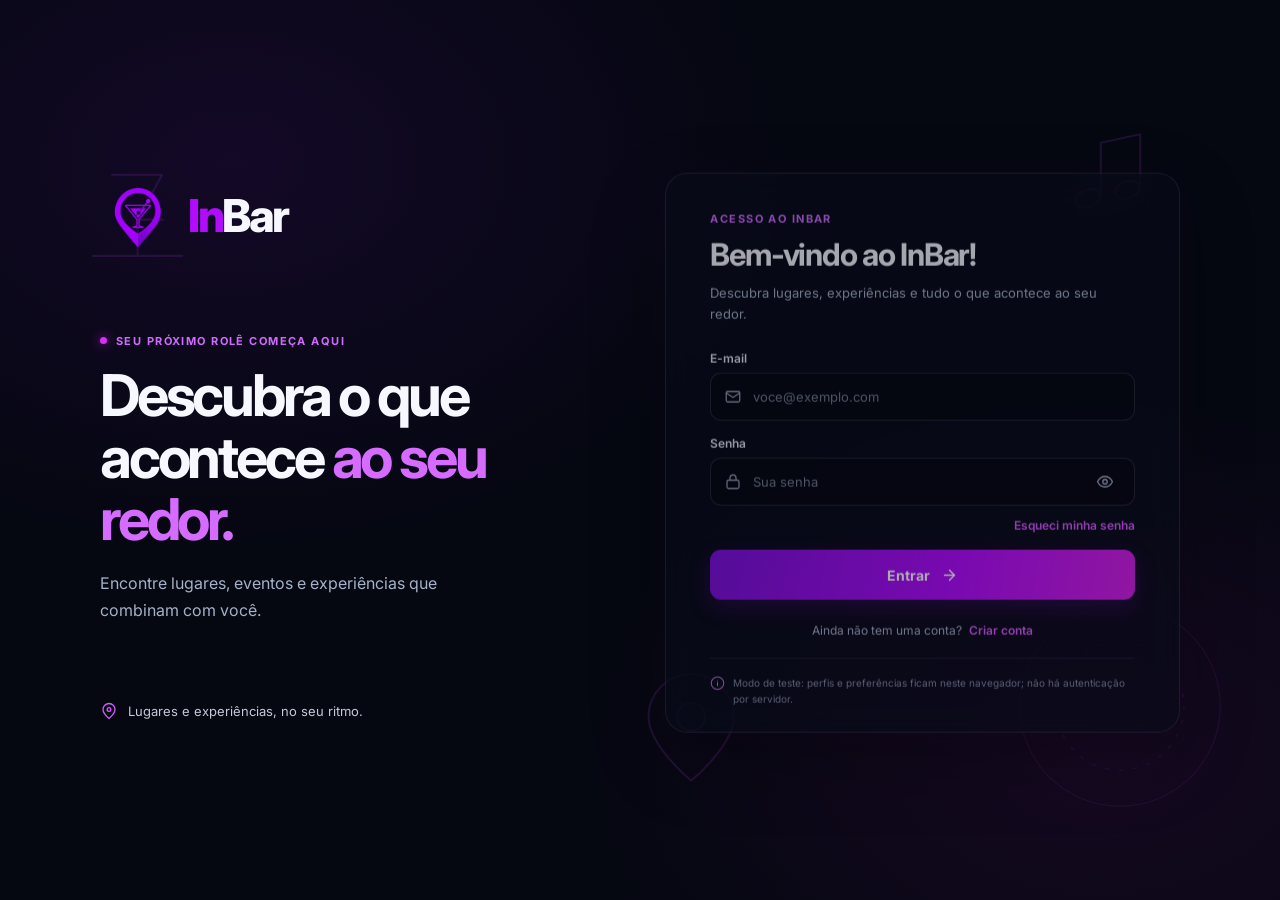
<file: index.html>
<!DOCTYPE html>
<html lang="pt-BR">
<head>
  <meta charset="UTF-8">
  <meta http-equiv="refresh" content="0; url=pages/auth/login.html">
  <meta name="viewport" content="width=device-width, initial-scale=1.0">
  <meta name="theme-color" content="#050711">
  <title>InBar | Entrar</title>
</head>
<body>
  <p>Redirecionando para o <a href="pages/auth/login.html">login do InBar</a>...</p>
</body>
</html>
</file>
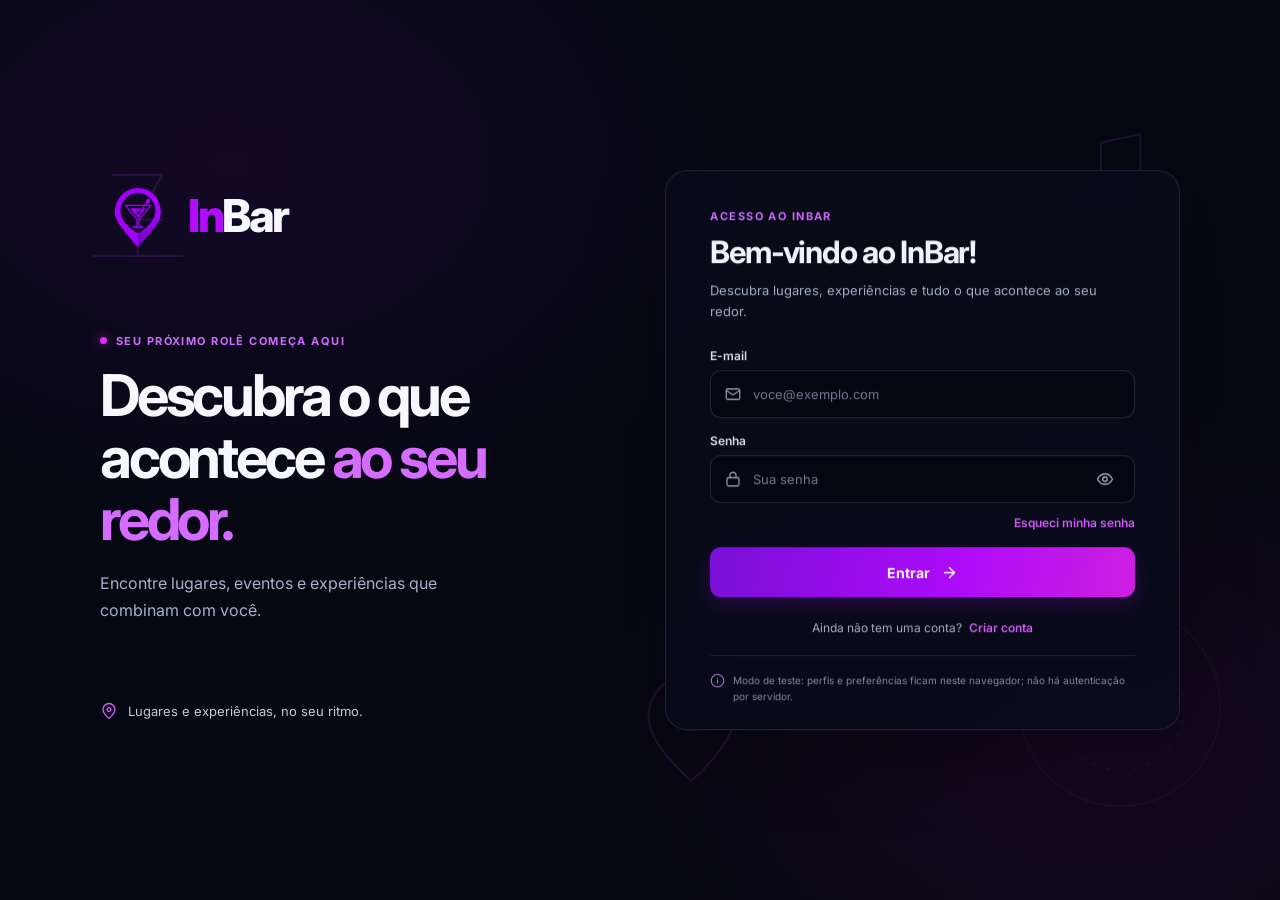
<file: login.html>
<!DOCTYPE html>
<html lang="pt-BR">
<head>
  <meta charset="UTF-8">
  <meta http-equiv="refresh" content="0; url=pages/auth/login.html">
  <meta name="viewport" content="width=device-width, initial-scale=1.0">
  <meta name="theme-color" content="#050711">
  <title>InBar | Entrar</title>
</head>
<body>
  <p>O login do InBar está em <a href="pages/auth/login.html">pages/auth/login.html</a>.</p>
</body>
</html>
</file>
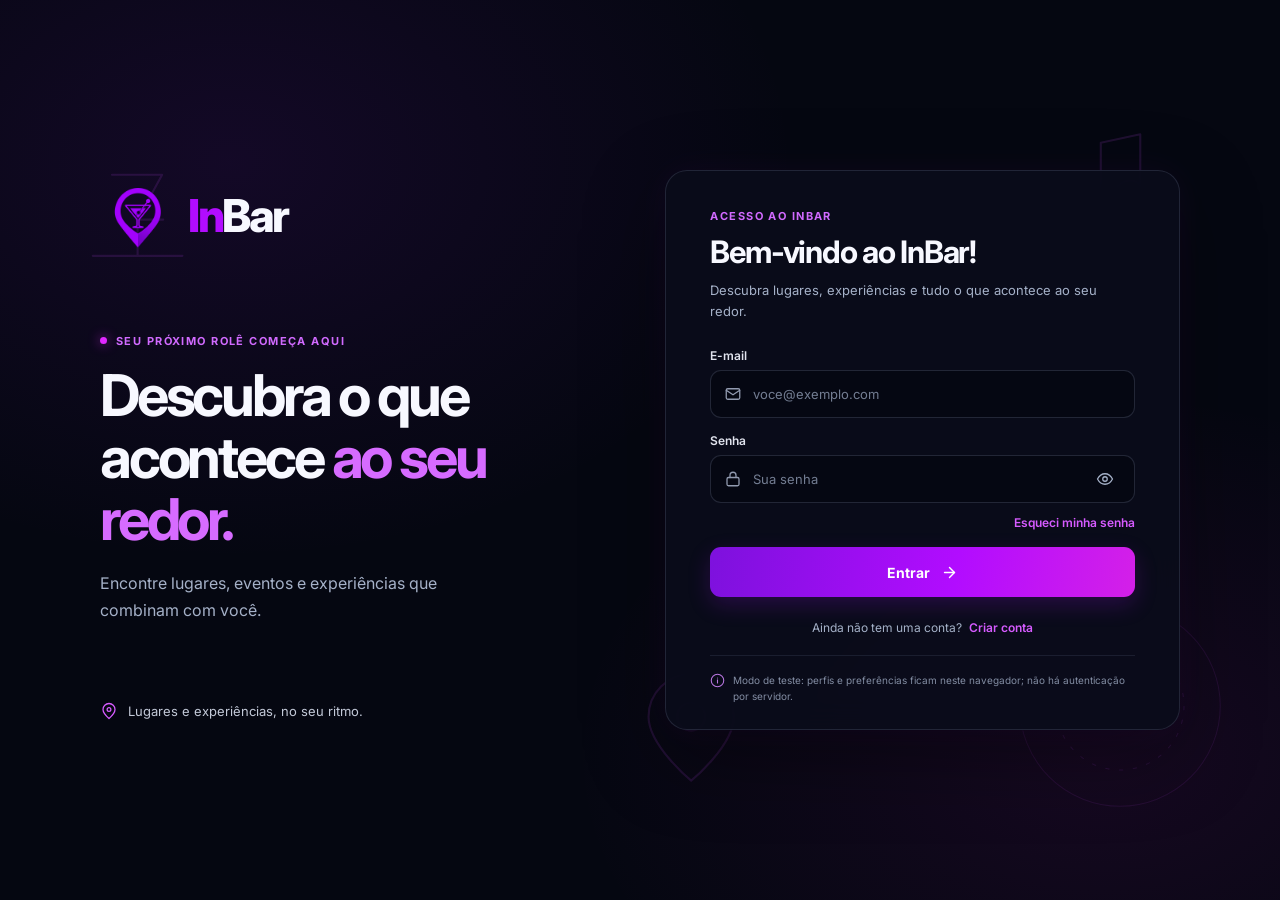
<file: Tela_home/login.html>
<!DOCTYPE html>
<html lang="pt-BR">
<head>
  <meta charset="UTF-8">
  <meta name="viewport" content="width=device-width, initial-scale=1.0">
  <meta name="theme-color" content="#050711">
  <title>InBar | Entrar</title>
</head>
<body>
  <p>O login foi reorganizado. <a href="../pages/auth/login.html">Abrir o login do InBar</a>.</p>
  <script>
    window.location.replace(`../pages/auth/login.html${window.location.search}${window.location.hash}`);
  </script>
</body>
</html>
</file>
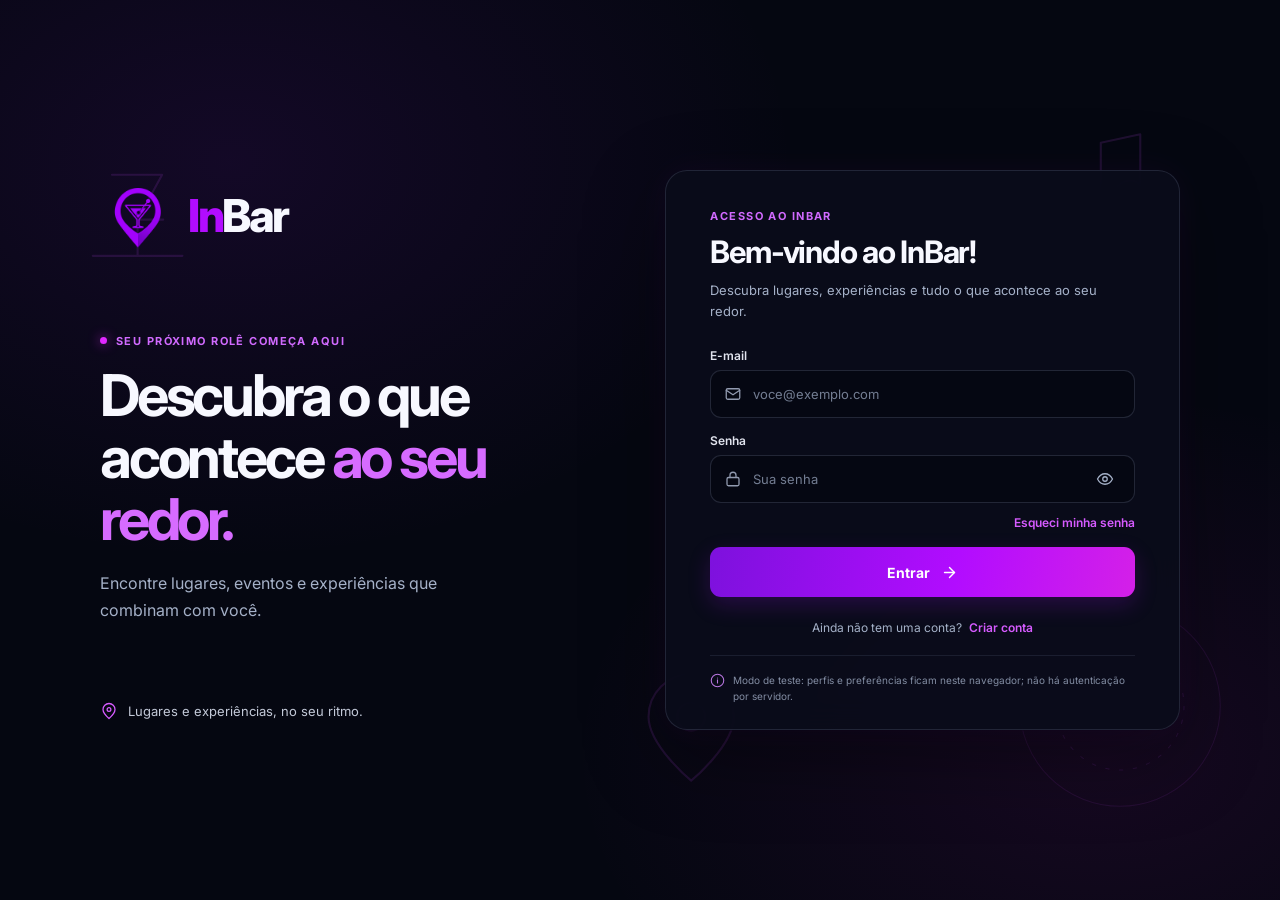
<file: Tela_home/onboarding.html>
<!DOCTYPE html>
<html lang="pt-BR">
<head>
  <meta charset="UTF-8">
  <meta name="viewport" content="width=device-width, initial-scale=1.0">
  <meta name="theme-color" content="#050711">
  <title>InBar | Seus interesses</title>
</head>
<body>
  <p>O onboarding foi reorganizado. <a href="../pages/auth/onboarding.html">Abrir suas preferências</a>.</p>
  <script>
    window.location.replace(`../pages/auth/onboarding.html${window.location.search}${window.location.hash}`);
  </script>
</body>
</html>
</file>
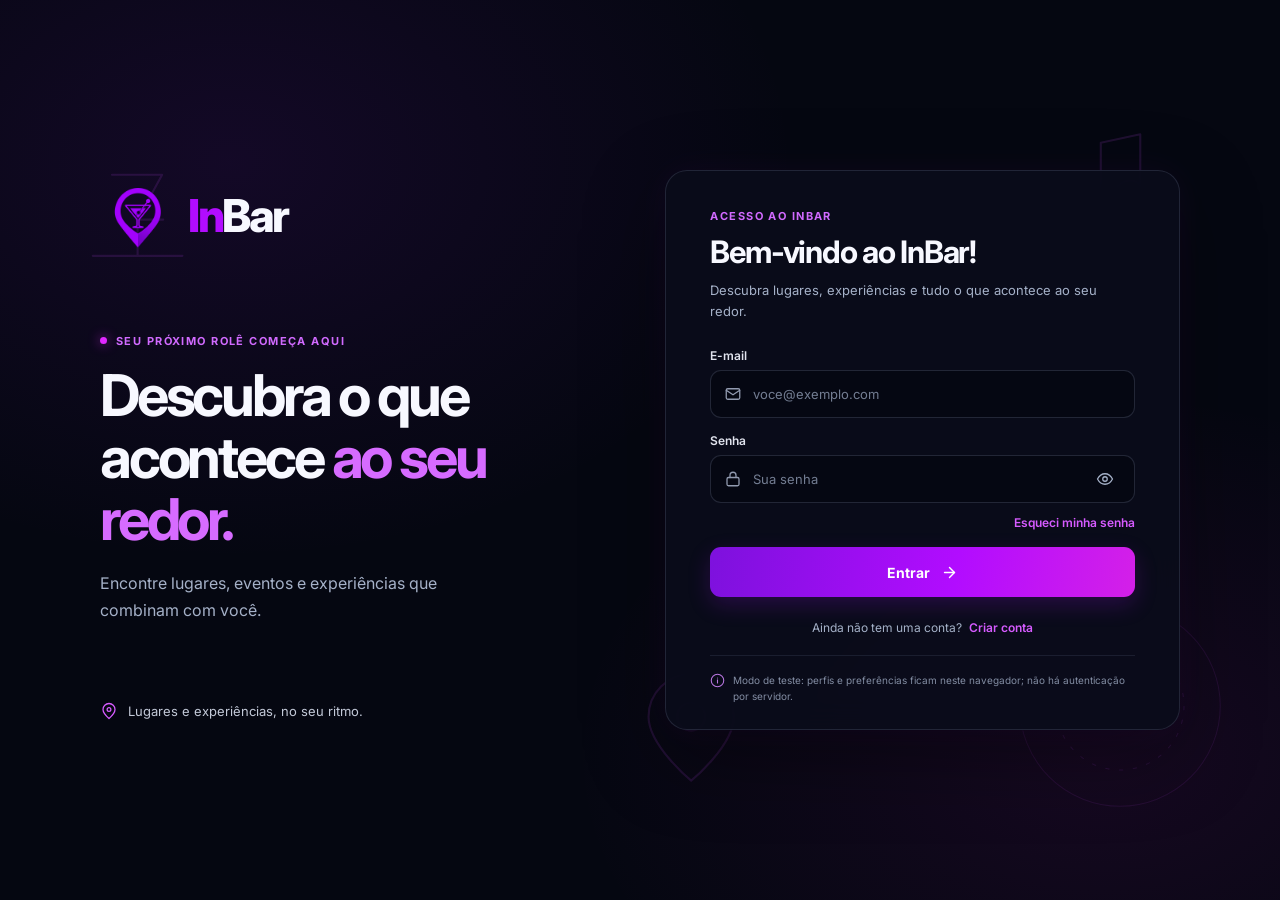
<file: pages/auth/login.html>
<!DOCTYPE html>
<html lang="pt-BR">
<head>
  <meta charset="UTF-8">
  <base href="../../">
  <meta name="viewport" content="width=device-width, initial-scale=1.0">
  <meta name="theme-color" content="#050711">
  <meta name="description" content="Entre ou crie sua conta no InBar para descobrir lugares e experiências.">
  <title>Entrar ou cadastrar | InBar</title>
  <link rel="preconnect" href="https://fonts.googleapis.com">
  <link rel="preconnect" href="https://fonts.gstatic.com" crossorigin>
  <link href="https://fonts.googleapis.com/css2?family=Inter:wght@400;500;600;700;800&display=swap" rel="stylesheet">
  <link rel="stylesheet" href="assets/css/auth/login.css">
  <script src="assets/js/auth/auth.js"></script>
  <script src="assets/js/shared/interests.js"></script>
  <script src="assets/js/auth/login.js" defer></script>
</head>
<body>
  <svg class="background-art" viewBox="0 0 1200 800" aria-hidden="true">
    <g class="art-glass" fill="none" stroke="currentColor" stroke-linecap="round" stroke-linejoin="round" stroke-width="2">
      <path d="m105 142 47 0-23 42v34m-18 0h36m-60 0h84" />
      <path d="M129 184h24" />
    </g>
    <g class="art-music" fill="none" stroke="currentColor" stroke-linecap="round" stroke-linejoin="round" stroke-width="2">
      <path d="M1032 112v50m0-50 37-8v48" />
      <ellipse cx="1020" cy="164" rx="12" ry="8" transform="rotate(-20 1020 164)" />
      <ellipse cx="1057" cy="156" rx="12" ry="8" transform="rotate(-20 1057 156)" />
    </g>
    <g class="art-pin" fill="none" stroke="currentColor" stroke-linecap="round" stroke-linejoin="round" stroke-width="2">
      <path d="M608 650c0-22 18-40 40-40s40 18 40 40c0 27-40 60-40 60s-40-33-40-60Z" />
      <circle cx="648" cy="650" r="13" />
    </g>
    <circle class="art-orbit" cx="1050" cy="640" r="94" fill="none" />
    <circle class="art-orbit art-orbit-small" cx="1050" cy="640" r="60" fill="none" />
  </svg>

  <main class="auth-layout">
    <section class="auth-intro" aria-label="Sobre o InBar">
      <div class="brand" aria-label="InBar">
        <img class="brand-icon" src="assets/images/branding/inbar-mark.png" alt="">
        <svg class="brand-wordmark" viewBox="0 0 158 72" role="img" aria-label="InBar">
          <text x="0" y="51" font-family="Inter, Arial, sans-serif" font-size="48" font-weight="800" letter-spacing="-2.7"><tspan fill="#b20cff">In</tspan><tspan fill="#f7f8ff">Bar</tspan></text>
        </svg>
      </div>

      <div class="intro-copy">
        <p class="eyebrow"><span class="eyebrow-dot"></span> SEU PRÓXIMO ROLÊ COMEÇA AQUI</p>
        <h1>Descubra o que acontece <span>ao seu redor.</span></h1>
        <p>Encontre lugares, eventos e experiências que combinam com você.</p>
      </div>

      <p class="intro-note">
        <svg viewBox="0 0 24 24" aria-hidden="true"><path d="M20 10c0 5-8 12-8 12S4 15 4 10a8 8 0 1 1 16 0Z"></path><circle cx="12" cy="10" r="2.5"></circle></svg>
        Lugares e experiências, no seu ritmo.
      </p>
    </section>

    <section class="auth-card" aria-labelledby="formTitle">
      <header class="form-header">
        <p class="eyebrow">ACESSO AO INBAR</p>
        <h2 id="formTitle">Bem-vindo ao InBar!</h2>
        <p id="formDescription">Descubra lugares, experiências e tudo o que acontece ao seu redor.</p>
      </header>

      <form id="authForm" novalidate>
        <div class="field-group" id="fullNameGroup" hidden>
          <label for="fullName">Nome completo</label>
          <div class="input-wrap">
            <svg class="field-icon" viewBox="0 0 24 24" aria-hidden="true"><circle cx="12" cy="8" r="4"></circle><path d="M5 21a7 7 0 0 1 14 0"></path></svg>
            <input id="fullName" name="fullName" type="text" autocomplete="name" placeholder="Seu nome e sobrenome" minlength="3" aria-describedby="fullNameError">
          </div>
          <small class="field-error" id="fullNameError"></small>
        </div>

        <div class="field-group" id="nicknameGroup" hidden>
          <label for="nickname">Apelido</label>
          <div class="input-wrap">
            <svg class="field-icon" viewBox="0 0 24 24" aria-hidden="true"><circle cx="12" cy="8" r="4"></circle><path d="M5 21a7 7 0 0 1 14 0"></path></svg>
            <input id="nickname" name="nickname" type="text" autocomplete="nickname" placeholder="Como quer ser chamado?" minlength="3" maxlength="24" aria-describedby="nicknameError">
          </div>
          <small class="field-error" id="nicknameError"></small>
        </div>

        <div class="field-group" id="phoneGroup" hidden>
          <label for="phone">Telefone</label>
          <div class="input-wrap">
            <svg class="field-icon" viewBox="0 0 24 24" aria-hidden="true"><path d="M22 16.9v3a2 2 0 0 1-2.2 2 19.8 19.8 0 0 1-8.6-3.1 19.4 19.4 0 0 1-6-6A19.8 19.8 0 0 1 2.1 4.2 2 2 0 0 1 4.1 2h3a2 2 0 0 1 2 1.7l.5 3.2a2 2 0 0 1-.6 1.7L7.7 9.9a16 16 0 0 0 6.4 6.4l1.3-1.3a2 2 0 0 1 1.7-.6l3.2.5a2 2 0 0 1 1.7 2Z"></path></svg>
            <input id="phone" name="phone" type="tel" autocomplete="tel" inputmode="numeric" placeholder="DDD + número" minlength="10" pattern="[0-9]{10,11}" aria-describedby="phoneError">
          </div>
          <small class="field-error" id="phoneError"></small>
        </div>

        <div class="field-group">
          <label for="email">E-mail</label>
          <div class="input-wrap">
            <svg class="field-icon" viewBox="0 0 24 24" aria-hidden="true"><rect x="3" y="5" width="18" height="14" rx="2"></rect><path d="m3 7 9 6 9-6"></path></svg>
            <input id="email" name="email" type="email" autocomplete="email" placeholder="voce@exemplo.com" required aria-describedby="emailError">
          </div>
          <small class="field-error" id="emailError"></small>
        </div>

        <div class="field-group">
          <label for="password">Senha</label>
          <div class="input-wrap">
            <svg class="field-icon" viewBox="0 0 24 24" aria-hidden="true"><rect x="4" y="10" width="16" height="11" rx="2"></rect><path d="M8 10V7a4 4 0 1 1 8 0v3"></path></svg>
            <input id="password" name="password" type="password" autocomplete="current-password" placeholder="Sua senha" minlength="6" required aria-describedby="passwordHint passwordError">
            <button class="password-toggle" type="button" data-password-toggle="password" aria-label="Mostrar senha" aria-pressed="false">
              <svg viewBox="0 0 24 24" aria-hidden="true"><path d="M2 12s3.6-7 10-7 10 7 10 7-3.6 7-10 7-10-7-10-7Z"></path><circle cx="12" cy="12" r="3"></circle></svg>
            </button>
          </div>
          <small class="field-hint" id="passwordHint" hidden>Use pelo menos 8 caracteres, com letras e números.</small>
          <small class="field-error" id="passwordError"></small>
        </div>

        <div class="field-group" id="confirmPasswordGroup" hidden>
          <label for="confirmPassword">Confirmar senha</label>
          <div class="input-wrap">
            <svg class="field-icon" viewBox="0 0 24 24" aria-hidden="true"><rect x="4" y="10" width="16" height="11" rx="2"></rect><path d="M8 10V7a4 4 0 1 1 8 0v3"></path></svg>
            <input id="confirmPassword" name="confirmPassword" type="password" autocomplete="new-password" placeholder="Digite a senha novamente" aria-describedby="confirmPasswordError">
            <button class="password-toggle" type="button" data-password-toggle="confirmPassword" aria-label="Mostrar confirmação de senha" aria-pressed="false">
              <svg viewBox="0 0 24 24" aria-hidden="true"><path d="M2 12s3.6-7 10-7 10 7 10 7-3.6 7-10 7-10-7-10-7Z"></path><circle cx="12" cy="12" r="3"></circle></svg>
            </button>
          </div>
          <small class="field-error" id="confirmPasswordError"></small>
        </div>

        <div class="check-group" id="ageGroup" hidden>
          <label class="check-label" for="ageConfirmation">
            <input id="ageConfirmation" name="ageConfirmation" type="checkbox" aria-describedby="ageError">
            <span>Confirmo que tenho 16 anos ou mais e que as informações fornecidas são verdadeiras.</span>
          </label>
          <small class="field-error" id="ageError"></small>
        </div>

        <div class="check-group" id="termsGroup" hidden>
          <label class="check-label" for="termsConfirmation">
            <input id="termsConfirmation" name="termsConfirmation" type="checkbox" aria-describedby="termsError">
            <span>Li e aceito os termos de uso e a política de privacidade.</span>
          </label>
          <small class="field-error" id="termsError"></small>
        </div>

        <div class="form-options" id="loginOptions">
          <a href="#recuperacao" id="forgotPassword">Esqueci minha senha</a>
        </div>

        <button class="submit-button" id="submitButton" type="submit">
          <span id="submitLabel">Entrar</span>
          <svg viewBox="0 0 24 24" aria-hidden="true"><path d="M5 12h14"></path><path d="m12 5 7 7-7 7"></path></svg>
        </button>

        <p class="form-status" id="formStatus" role="status" aria-live="polite"></p>
      </form>

      <p class="mode-switch">
        <span id="modePrompt">Ainda não tem uma conta?</span>
        <a href="#cadastro" id="modeToggle">Criar conta</a>
      </p>
      <p class="prototype-note">
        <svg viewBox="0 0 24 24" aria-hidden="true"><circle cx="12" cy="12" r="10"></circle><path d="M12 11v5"></path><path d="M12 8h.01"></path></svg>
        Modo de teste: perfis e preferências ficam neste navegador; não há autenticação por servidor.
      </p>
    </section>
  </main>
</body>
</html>
</file>
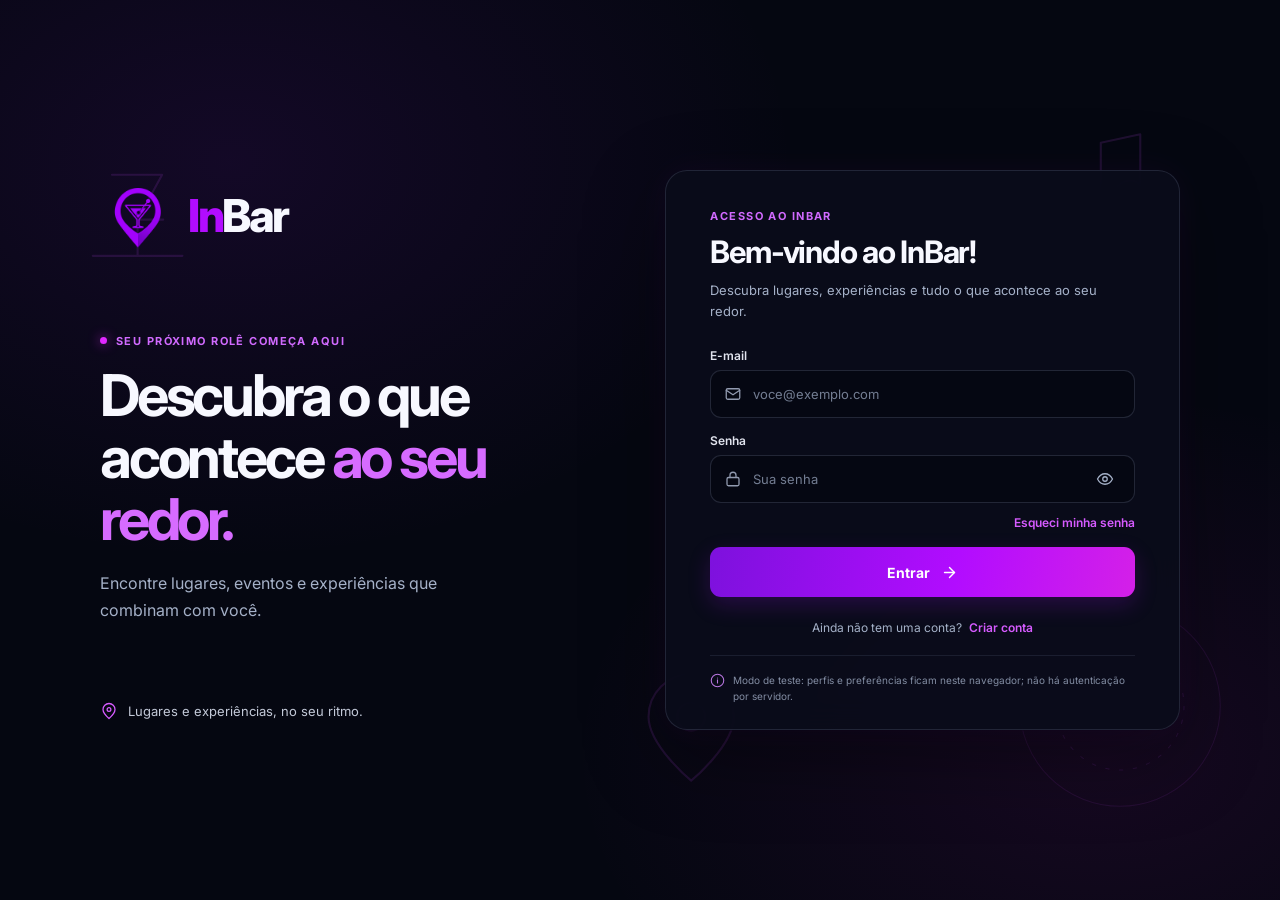
<file: pages/auth/onboarding.html>
<!DOCTYPE html>
<html lang="pt-BR">
<head>
  <meta charset="UTF-8">
  <base href="../../">
  <meta name="viewport" content="width=device-width, initial-scale=1.0">
  <meta name="theme-color" content="#050711">
  <title>InBar | Seus interesses</title>
  <link rel="preconnect" href="https://fonts.googleapis.com">
  <link href="https://fonts.googleapis.com/css2?family=Inter:wght@400;500;600;700;800&display=swap" rel="stylesheet">
  <link rel="stylesheet" href="assets/css/auth/onboarding.css">
  <script src="assets/js/auth/auth.js"></script>
  <script src="assets/js/shared/interests.js"></script>
  <script>
    try {
      const currentUser = window.InbarAuth.getCurrentUser();
      const editingPreferences = new URLSearchParams(window.location.search).get("mode") === "edit";
      if (!currentUser) {
        window.location.replace("pages/auth/login.html");
      } else if (!editingPreferences && !window.InbarInterests.requiresOnboarding()) {
        window.location.replace("pages/app/index.html");
      }
    } catch (error) {
      console.error("Não foi possível verificar o acesso à personalização do InBar.", error);
      window.location.replace("pages/auth/login.html");
    }
  </script>
</head>
<body class="onboarding-page">
  <header class="onboarding-header">
    <a class="onboarding-brand" href="pages/app/index.html" aria-label="InBar">
      <img src="assets/images/branding/inbar-mark.png" alt="">
      <span><b>In</b>Bar</span>
    </a>
    <span class="header-note">Sua experiência, do seu jeito</span>
  </header>

  <main class="onboarding-main">
    <section class="welcome">
      <p class="welcome-kicker"><span></span> PERSONALIZAÇÃO INBAR</p>
      <h1 id="welcomeTitle">Bora descobrir sua vibe?</h1>
      <p id="welcomeDescription">Conte um pouco sobre o que você gosta. Vamos encontrar experiências que combinam com você.</p>
    </section>

    <ol class="stepper" aria-label="Etapas da personalização">
      <li class="stepper-item active" data-step-indicator="1"><span>1</span><b>O que você curte?</b></li>
      <li class="stepper-item" data-step-indicator="2"><span>2</span><b>Explore seus interesses</b></li>
      <li class="stepper-item" data-step-indicator="3"><span>3</span><b>Seu resumo</b></li>
    </ol>

    <section class="onboarding-panel">
      <div class="panel-topline">
        <div>
          <p class="panel-eyebrow" id="stepEyebrow">ETAPA 1 DE 3</p>
          <h2 id="stepTitle" tabindex="-1">O que você curte?</h2>
        </div>
        <p class="selection-count" id="selectionCount">0 categorias selecionadas</p>
      </div>

      <section class="step-panel" data-step-panel="1" aria-labelledby="stepTitle">
        <p class="step-help">Escolha quantas categorias quiser. Você pode ajustar tudo depois.</p>
        <div class="category-grid" id="categoryGrid"></div>
      </section>

      <section class="step-panel" data-step-panel="2" aria-labelledby="stepTitle" hidden>
        <p class="step-help">Explore os temas que mais combinam com você — selecionar subcategorias é opcional.</p>
        <div class="subcategory-groups" id="subcategoryGroups"></div>
      </section>

      <section class="step-panel" data-step-panel="3" aria-labelledby="stepTitle" hidden>
        <p class="step-help">Confira suas escolhas. Elas vão ajudar a destacar lugares e experiências compatíveis.</p>
        <div class="preference-summary" id="preferenceSummary"></div>
      </section>

      <p class="onboarding-status" id="onboardingStatus" role="status" aria-live="polite"></p>

      <footer class="onboarding-actions">
        <button class="skip-button" id="skipButton" type="button">Pular por agora</button>
        <div class="step-actions">
          <button class="back-button" id="backButton" type="button" hidden>Voltar</button>
          <button class="next-button" id="nextButton" type="button">Continuar <span aria-hidden="true">→</span></button>
          <button class="finish-button" id="finishButton" type="button" hidden>Personalizar meu InBar <span aria-hidden="true">→</span></button>
        </div>
      </footer>
    </section>
    <p class="privacy-note"><svg viewBox="0 0 24 24" aria-hidden="true"><path d="M12 22s8-4 8-11V5l-8-3-8 3v6c0 7 8 11 8 11Z"></path><path d="m9 12 2 2 4-4"></path></svg>Suas preferências ficam salvas neste dispositivo e podem ser editadas pelo perfil.</p>
  </main>
  <script src="assets/js/auth/onboarding.js"></script>
</body>
</html>
</file>
